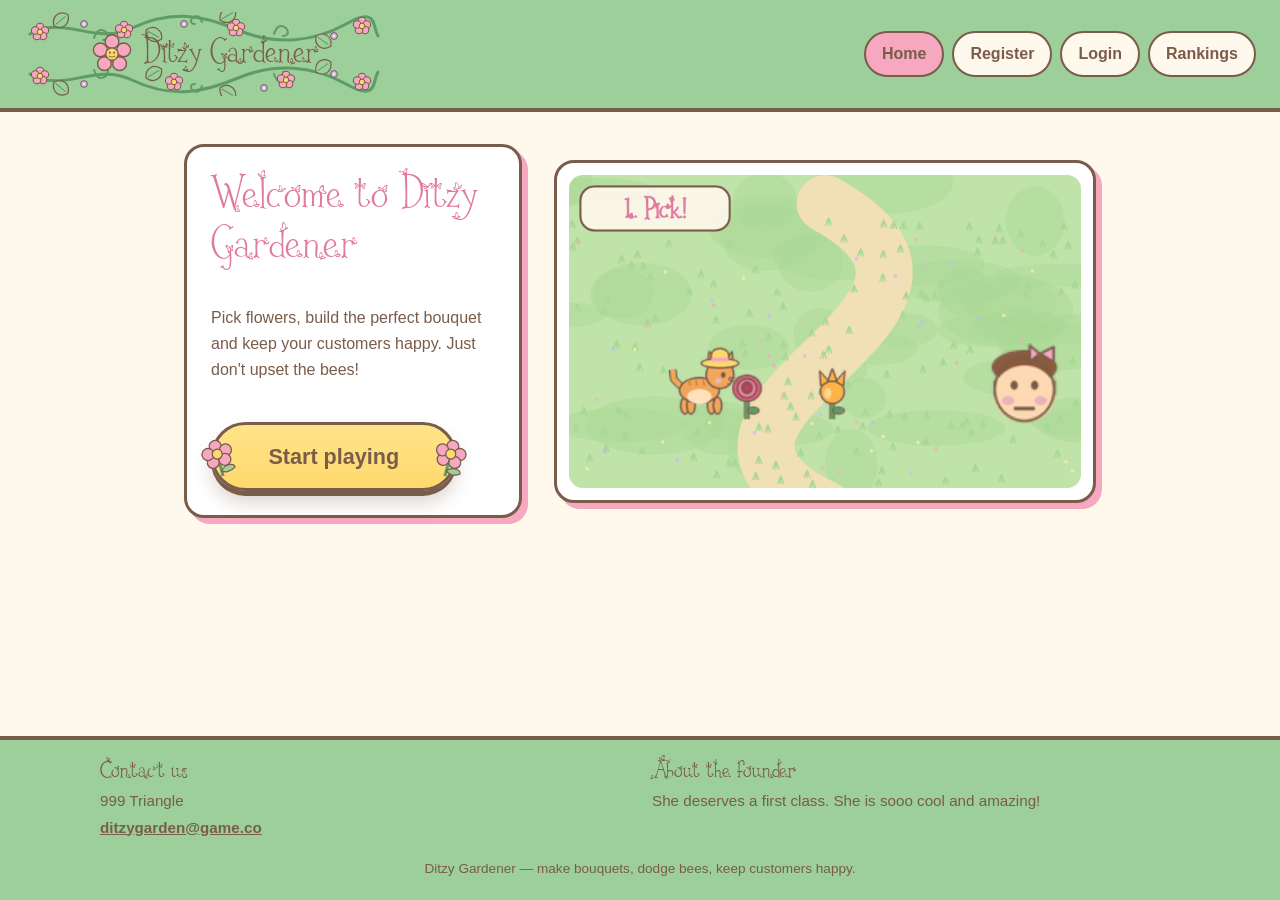
<file: index.html>
<!DOCTYPE html>
<html lang="en">
<head>
  <meta charset="UTF-8">
  <meta name="viewport" content="width=device-width, initial-scale=1.0">
  <title>Home | Ditzy Gardener</title>
  <link rel="stylesheet" href="css/style.css">
</head>
<body>
  <!-- Header and navigation bar (the same on every page) -->
  <header class="site-header">
    <a class="brand" href="index.html" aria-label="Ditzy Gardener home">
      <img src="images/logo.svg" alt="">
      <span class="brand-text">Ditzy Gardener</span>
    </a>
    <nav aria-label="Main navigation">
      <ul class="nav-list">
        <li><a href="index.html">Home</a></li>
        <li><a href="register.html">Register</a></li>
        <li><a href="login.html">Login</a></li>
        <li><a href="rankings.html">Rankings</a></li>
      </ul>
    </nav>
  </header>

  <!-- Main content -->
  <main>
    <!-- Welcome card (floats on the left) and the animated story (on the right) -->
    <div class="home-hero">
      <section class="card hero-card floating">
        <h1>Welcome to Ditzy Gardener</h1>
        <p>Pick flowers, build the perfect bouquet and keep your customers happy.
           Just don't upset the bees!</p>
        <a class="button button-play" href="game.html">Start playing</a>
      </section>

      <section class="card home-scene" aria-label="A short animation of the game">
        <canvas id="home-canvas" width="720" height="440">
          An animation of the cat gardener picking flowers, dodging a bee and delighting a customer.
        </canvas>
      </section>
    </div>
  </main>

  <!-- Footer (the same on every page) -->
  <footer class="site-footer">
    <div class="footer-grid">
      <section>
        <h2>Contact us</h2>
        <p>999 Triangle</p>
        <p><a href="mailto:ditzygarden@game.co">ditzygarden@game.co</a></p>
      </section>
      <section>
        <h2>About the founder</h2>
        <p>She deserves a first class. She is sooo cool and amazing!</p>
      </section>
    </div>
    <p class="footer-note">Ditzy Gardener &mdash; make bouquets, dodge bees, keep customers happy.</p>
  </footer>

  <script type="module" src="js/main.js"></script>
  <script type="module" src="js/home.js"></script>
</body>
</html>
</file>
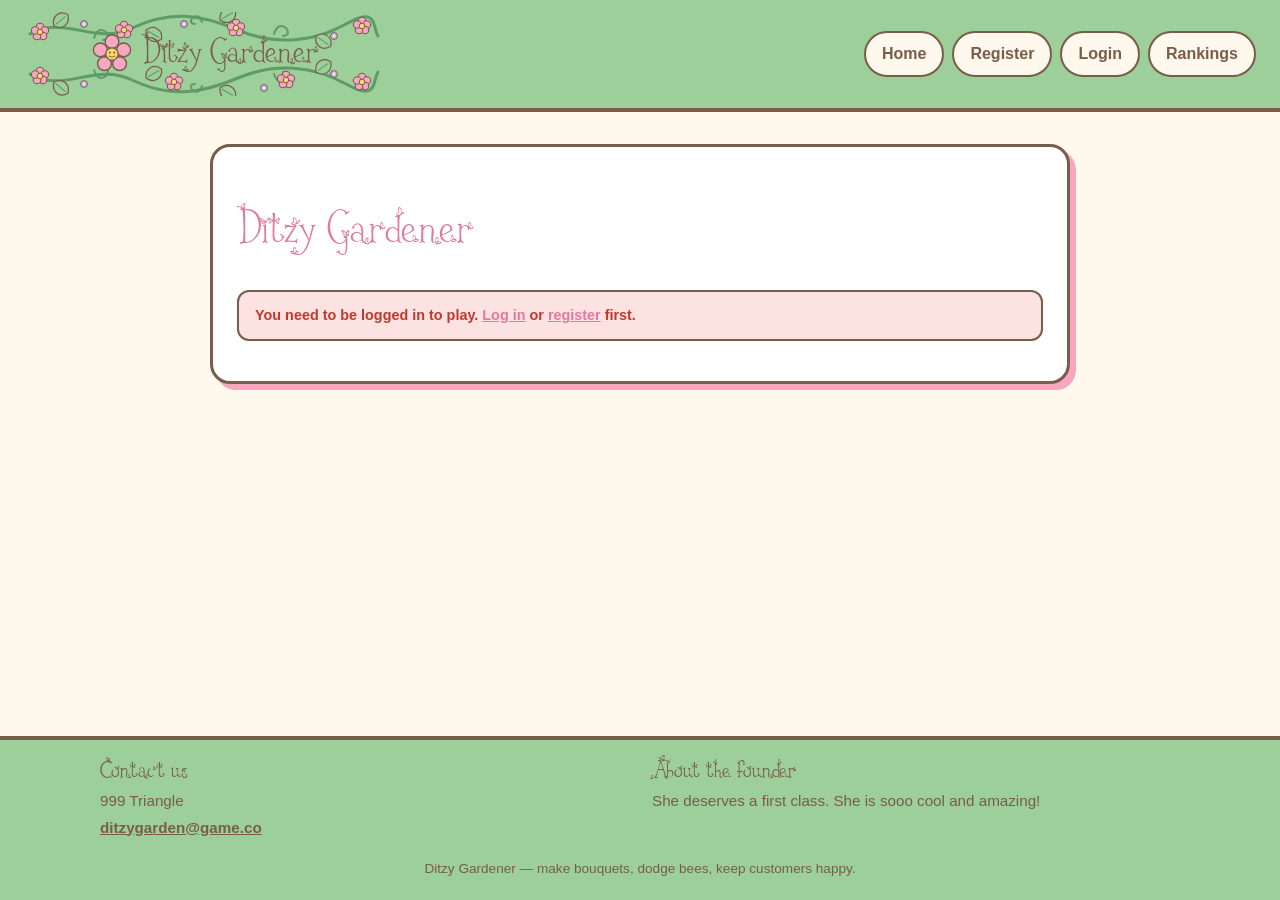
<file: game.html>
<!DOCTYPE html>
<html lang="en">
<head>
  <meta charset="UTF-8">
  <meta name="viewport" content="width=device-width, initial-scale=1.0">
  <title>Play | Ditzy Gardener</title>
  <link rel="stylesheet" href="css/style.css">
</head>
<body>
  <!-- Header and navigation bar (the same on every page) -->
  <header class="site-header">
    <a class="brand" href="index.html" aria-label="Ditzy Gardener home">
      <img src="images/logo.svg" alt="">
      <span class="brand-text">Ditzy Gardener</span>
    </a>
    <nav aria-label="Main navigation">
      <ul class="nav-list">
        <li><a href="index.html">Home</a></li>
        <li><a href="register.html">Register</a></li>
        <li><a href="login.html">Login</a></li>
        <li><a href="rankings.html">Rankings</a></li>
      </ul>
    </nav>
  </header>

  <!-- Main content -->
  <main>
    <!-- The game -->
    <section class="card game-card">
      <h1>Ditzy Gardener</h1>

      <p class="form-message error hidden" id="login-warning">
        You need to be logged in to play.
        <a href="login.html">Log in</a> or <a href="register.html">register</a> first.
      </p>

      <div id="game-area" class="hidden">
        <div class="game-stage">
          <canvas id="game-canvas" width="800" height="520">
            Your browser does not support the canvas element, which this game needs.
          </canvas>

          <!-- Pop-up notifications appear here while you play -->
          <div class="game-toasts" id="game-toasts" aria-live="polite"></div>

          <div class="game-overlay" id="game-overlay">
            <h2 id="overlay-title">Ready to garden?</h2>
            <p id="overlay-text">Make bouquets for your customers and keep away from the bees!</p>
            <p id="overlay-best"></p>
            <button class="button" id="start-button" type="button">Start game</button>
            <a class="overlay-link hidden" id="overlay-rankings" href="rankings.html">See the rankings</a>
          </div>
        </div>

        <p class="game-message" id="game-message" aria-live="polite">Pick flowers to match the customer's order.</p>

        <div class="game-help">
          <button class="button small" id="mute-button" type="button">Sound: on</button>
          <ul>
            <li><strong>Move:</strong> arrow keys or W A S D</li>
            <li><strong>Pick flowers</strong> by walking into them. Fill the order before the patience bar runs out.</li>
            <li><strong>Bees</strong> sting! You lose a heart and a flower, and left and right swap for a few seconds.</li>
            <li><strong>Butterfly</strong> makes extra flowers bloom. <strong>Ladybug</strong> blocks the next sting.</li>
          </ul>
        </div>
      </div>
    </section>
  </main>

  <!-- Footer (the same on every page) -->
  <footer class="site-footer">
    <div class="footer-grid">
      <section>
        <h2>Contact us</h2>
        <p>999 Triangle</p>
        <p><a href="mailto:ditzygarden@game.co">ditzygarden@game.co</a></p>
      </section>
      <section>
        <h2>About the founder</h2>
        <p>She deserves a first class. She is sooo cool and amazing!</p>
      </section>
    </div>
    <p class="footer-note">Ditzy Gardener &mdash; make bouquets, dodge bees, keep customers happy.</p>
  </footer>

  <script type="module" src="js/main.js"></script>
  <script type="module" src="js/play.js"></script>
</body>
</html>
</file>
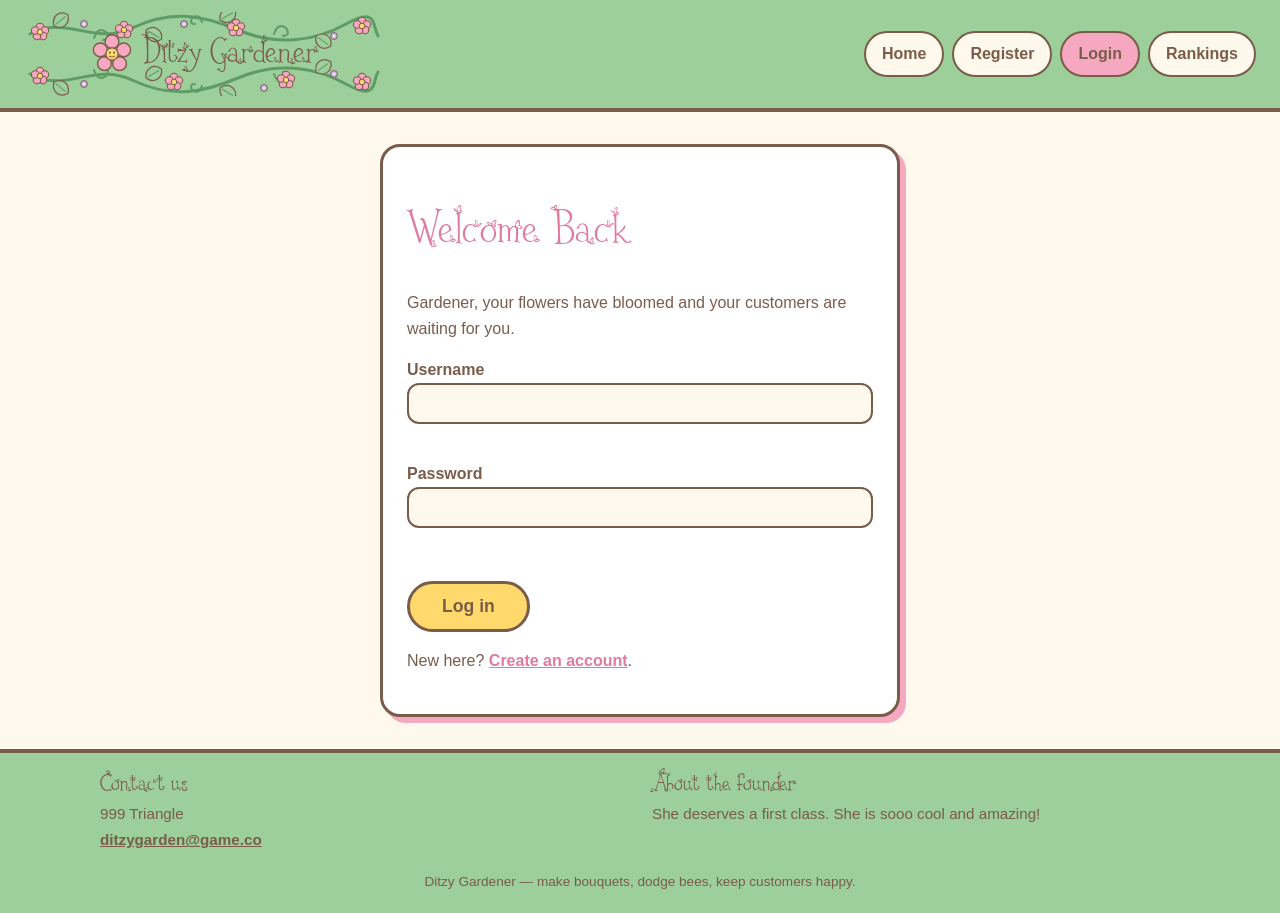
<file: login.html>
<!DOCTYPE html>
<html lang="en">
<head>
  <meta charset="UTF-8">
  <meta name="viewport" content="width=device-width, initial-scale=1.0">
  <title>Login | Ditzy Gardener</title>
  <link rel="stylesheet" href="css/style.css">
</head>
<body>
  <!-- Header and navigation bar (the same on every page) -->
  <header class="site-header">
    <a class="brand" href="index.html" aria-label="Ditzy Gardener home">
      <img src="images/logo.svg" alt="">
      <span class="brand-text">Ditzy Gardener</span>
    </a>
    <nav aria-label="Main navigation">
      <ul class="nav-list">
        <li><a href="index.html">Home</a></li>
        <li><a href="register.html">Register</a></li>
        <li><a href="login.html">Login</a></li>
        <li><a href="rankings.html">Rankings</a></li>
      </ul>
    </nav>
  </header>

  <!-- Main content -->
  <main>
    <!-- Login form -->
    <section class="card form-card">
      <h1>Welcome Back</h1>
      <p>Gardener, your flowers have bloomed and your customers are waiting for you.</p>
      <p class="form-message" id="form-message" role="alert"></p>
      <form id="login-form" novalidate>
      <div class="field">
        <label for="username">Username</label>
        <input type="text" id="username" name="username" autocomplete="off">
        <p class="error" id="username-error"></p>
      </div>
      <div class="field">
        <label for="password">Password</label>
        <input type="password" id="password" name="password" autocomplete="off">
        <p class="error" id="password-error"></p>
      </div>
        <button class="button" type="submit">Log in</button>
      </form>
      <p>New here? <a href="register.html">Create an account</a>.</p>
    </section>
  </main>

  <!-- Footer (the same on every page) -->
  <footer class="site-footer">
    <div class="footer-grid">
      <section>
        <h2>Contact us</h2>
        <p>999 Triangle</p>
        <p><a href="mailto:ditzygarden@game.co">ditzygarden@game.co</a></p>
      </section>
      <section>
        <h2>About the founder</h2>
        <p>She deserves a first class. She is sooo cool and amazing!</p>
      </section>
    </div>
    <p class="footer-note">Ditzy Gardener &mdash; make bouquets, dodge bees, keep customers happy.</p>
  </footer>

  <script type="module" src="js/main.js"></script>
  <script type="module" src="js/login.js"></script>
</body>
</html>
</file>
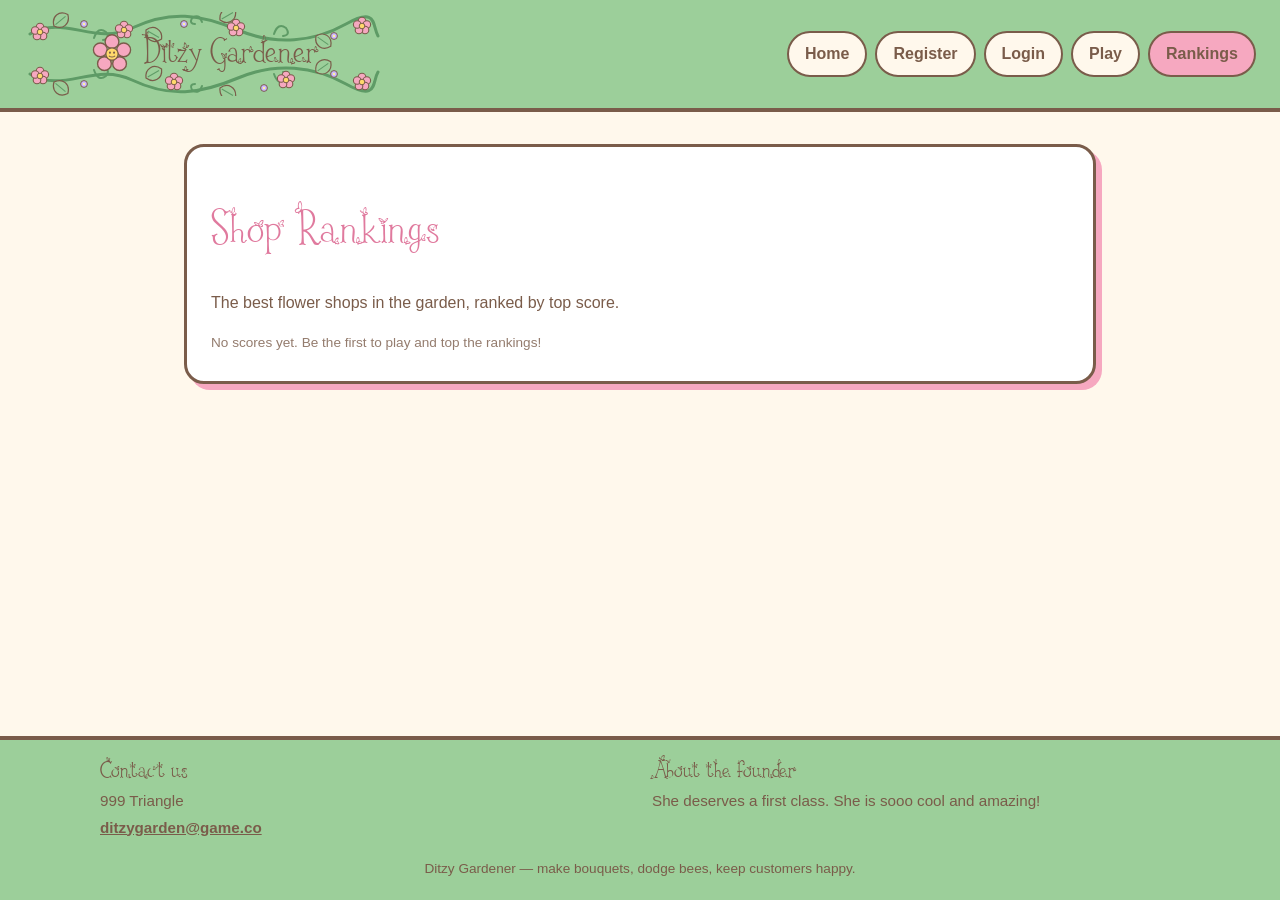
<file: rankings.html>
<!DOCTYPE html>
<html lang="en">
<head>
  <meta charset="UTF-8">
  <meta name="viewport" content="width=device-width, initial-scale=1.0">
  <title>Rankings | Ditzy Gardener</title>
  <link rel="stylesheet" href="css/style.css">
</head>
<body>
  <!-- Header and navigation bar (the same on every page) -->
  <header class="site-header">
    <a class="brand" href="index.html" aria-label="Ditzy Gardener home">
      <img src="images/logo.svg" alt="">
      <span class="brand-text">Ditzy Gardener</span>
    </a>
    <nav aria-label="Main navigation">
      <ul class="nav-list">
        <li><a href="index.html">Home</a></li>
        <li><a href="register.html">Register</a></li>
        <li><a href="login.html">Login</a></li>
        <li><a href="game.html">Play</a></li>
        <li><a href="rankings.html">Rankings</a></li>
      </ul>
    </nav>
  </header>
 
  <!-- Main content -->
  <main>
    <!-- Rankings table -->
    <section class="card">
      <h1>Shop Rankings</h1>
      <p>The best flower shops in the garden, ranked by top score.</p>
      <p class="hint" id="rank-empty"></p>
      <table class="rank-table" id="rank-table">
        <thead>
          <tr>
            <th scope="col">Rank</th>
            <th scope="col">Shop name</th>
            <th scope="col">Owner</th>
            <th scope="col">Top score</th>
            <th scope="col">Best shop rating</th>
          </tr>
        </thead>
        <tbody id="rank-body"></tbody>
      </table>
    </section>
  </main>
 
  <!-- Footer (the same on every page) -->
  <footer class="site-footer">
    <div class="footer-grid">
      <section>
        <h2>Contact us</h2>
        <p>999 Triangle</p>
        <p><a href="mailto:ditzygarden@game.co">ditzygarden@game.co</a></p>
      </section>
      <section>
        <h2>About the founder</h2>
        <p>She deserves a first class. She is sooo cool and amazing!</p>
      </section>
    </div>
    <p class="footer-note">Ditzy Gardener &mdash; make bouquets, dodge bees, keep customers happy.</p>
  </footer>
 
  <script type="module" src="js/main.js"></script>
  <script type="module" src="js/rankings.js"></script>
</body>
</html>
</file>
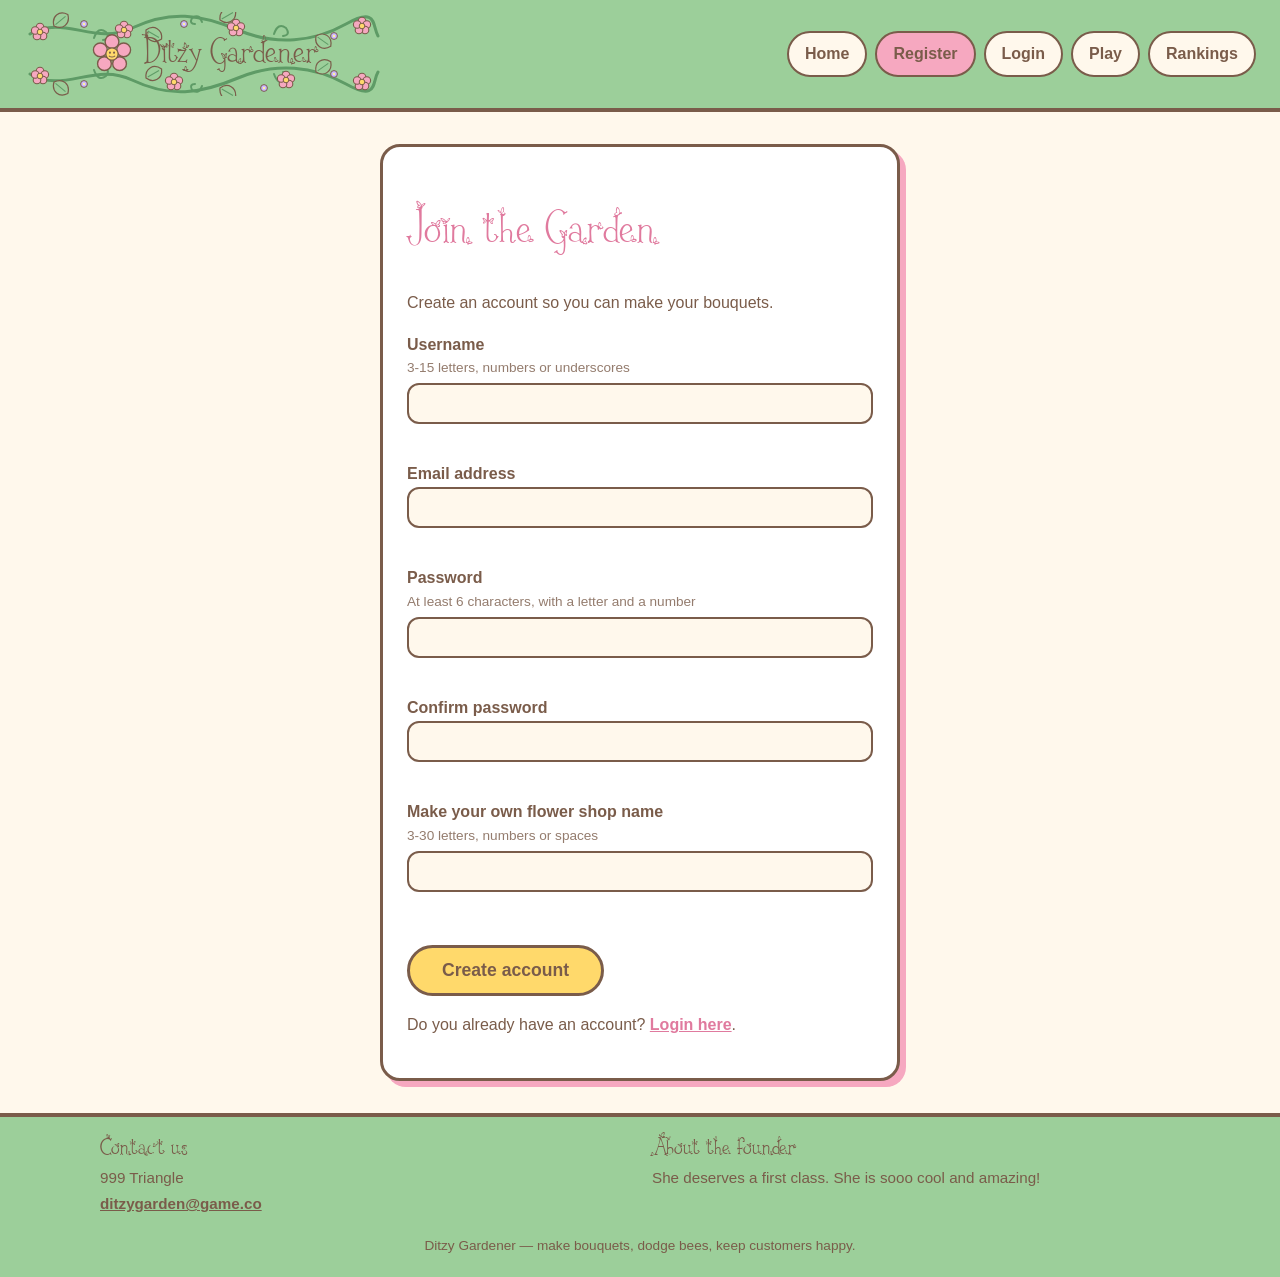
<file: register.html>
<!DOCTYPE html>
<html lang="en">
<head>
  <meta charset="UTF-8">
  <meta name="viewport" content="width=device-width, initial-scale=1.0">
  <title>Register | Ditzy Gardener</title>
  <link rel="stylesheet" href="css/style.css">
</head>
<body>
  <header class="site-header">
    <a class="brand" href="index.html">
      <img src="images/logo.svg" alt="Ditzy Gardener flower logo">
      Ditzy Gardener
    </a>
    <nav aria-label="Main navigation">
      <ul class="nav-list">
        <li><a href="index.html">Home</a></li>
        <li><a href="register.html">Register</a></li>
        <li><a href="login.html">Login</a></li>
        <li><a href="game.html">Play</a></li>
        <li><a href="rankings.html">Rankings</a></li>
      </ul>
    </nav>
  </header>

  <main>
    <section class="card form-card">
      <h1>Join the Garden</h1>
      <p>Create an account so you can make your bouquets.</p>
      <p class="form-message" id="form-message" role="alert"></p>
      <form id="register-form" novalidate>
      <div class="field">
        <label for="username">Username</label>
        <p class="hint">3-15 letters, numbers or underscores</p>
        <input type="text" id="username" name="username" autocomplete="off">
        <p class="error" id="username-error"></p>
      </div>
      <div class="field">
        <label for="email">Email address</label>
        <input type="text" id="email" name="email" autocomplete="off">
        <p class="error" id="email-error"></p>
      </div>
      <div class="field">
        <label for="password">Password</label>
        <p class="hint">At least 6 characters, with a letter and a number</p>
        <input type="password" id="password" name="password" autocomplete="off">
        <p class="error" id="password-error"></p>
      </div>
      <div class="field">
        <label for="confirmPassword">Confirm password</label>
        <input type="password" id="confirmPassword" name="confirmPassword" autocomplete="off">
        <p class="error" id="confirmPassword-error"></p>
      </div>
      <div class="field">
        <label for="shopName">Make your own flower shop name</label>
        <p class="hint">3-30 letters, numbers or spaces</p>
        <input type="text" id="shopName" name="shopName" autocomplete="off">
        <p class="error" id="shopName-error"></p>
      </div>
        <button class="button" type="submit">Create account</button>
      </form>
      <p>Do you already have an account? <a href="login.html">Login here</a>.</p>
    </section>
  </main>

  <footer class="site-footer">
    <div class="footer-grid">
      <section>
        <h2>Contact us</h2>
        <p>999 Triangle</p>
        <p><a href="mailto:ditzygarden@game.co">ditzygarden@game.co</a></p>
      </section>
      <section>
        <h2>About the founder</h2>
        <p>She deserves a first class. She is sooo cool and amazing!</p>
      </section>
    </div>
    <p class="footer-note">Ditzy Gardener &mdash; make bouquets, dodge bees, keep customers happy.</p>
  </footer>

  <script type="module" src="js/main.js"></script>
  <script type="module" src="js/register.js"></script>
</body>
</html>
</file>
<file: css/style.css>
/* custom font */
@font-face {
  font-family: "ButterflyFont";
  src: url("../fonts/butterfly.ttf") format("truetype");
  font-display: swap;
}

/* 2. Colour palette (change colours here only) */
:root {
  --cream: #fff8ec;
  --pink: #f6a8c0;
  --pink-dark: #e07a9e;
  --green: #9ccf9a;
  --green-dark: #5e9b66;
  --yellow: #ffd96b;
  --brown: #7a5c4a;
  --white: #ffffff;
}

/* Base styles */
* {
  box-sizing: border-box;
}

body {
  margin: 0;
  min-height: 100vh;
  display: flex;
  flex-direction: column;
  background-color: var(--cream);
  color: var(--brown);
  font-family: "Trebuchet MS", Verdana, sans-serif;
  line-height: 1.6;
}

h1,
h2,
h3 {
  font-family: "ButterflyFont", "Comic Sans MS", cursive;
  color: var(--pink-dark);
  font-weight: normal;
  line-height: 1.2;
}

h1 {
  font-size: 2.6rem;
}

/* Header and navigation bar */
.site-header {
  background-color: var(--green);
  border-bottom: 4px solid var(--brown);
  padding: 0.75rem 1.5rem;
  display: flex;
  flex-wrap: wrap;
  align-items: center;
  justify-content: space-between;
  gap: 0.75rem;
}

.brand {
  display: flex;
  align-items: center;
  justify-content: center;
  gap: 0.5rem;
  width: 360px;
  max-width: 100%;
  height: 84px;
  padding: 0 1.2rem;
  background: url("../images/logo-vines.svg") no-repeat center / 100% 100%;
  color: var(--brown);
  text-decoration: none;
  font-family: "ButterflyFont", "Comic Sans MS", cursive;
  font-size: 2rem;
}

.brand img {
  width: 44px;
  height: 44px;
}

.brand:hover .brand-text,
.brand:focus .brand-text {
  color: var(--pink-dark);
}

.nav-list {
  display: flex;
  flex-wrap: wrap;
  gap: 0.5rem;
  margin: 0;
  padding: 0;
  list-style: none;
}

.nav-list a {
  display: block;
  padding: 0.5rem 1rem;
  border: 2px solid var(--brown);
  border-radius: 999px;
  background-color: var(--cream);
  color: var(--brown);
  text-decoration: none;
  font-weight: bold;
}

.nav-list a:hover,
.nav-list a:focus {
  background-color: var(--yellow);
}

/* JavaScript adds this class to the link of the page you are on */
.nav-list a.active {
  background-color: var(--pink);
}

/* Main content */
main {
  flex: 1;
  width: 100%;
  max-width: 960px;
  margin: 0 auto;
  padding: 2rem 1.5rem;
}

.card {
  background-color: var(--white);
  border: 3px solid var(--brown);
  border-radius: 20px;
  padding: 1.5rem;
  box-shadow: 6px 6px 0 var(--pink);
}

.hero {
  text-align: center;
}

.button {
  display: inline-block;
  margin-top: 1rem;
  padding: 0.75rem 2rem;
  border: 3px solid var(--brown);
  border-radius: 999px;
  background-color: var(--yellow);
  color: var(--brown);
  font-size: 1.1rem;
  font-weight: bold;
  text-decoration: none;
  cursor: pointer;
}

.button:hover,
.button:focus {
  background-color: var(--pink);
}

/* Footer */
.site-footer {
  background-color: var(--green);
  border-top: 4px solid var(--brown);
  padding: 1.25rem 1.5rem;
  font-size: 0.95rem;
}

.footer-grid {
  display: grid;
  grid-template-columns: repeat(auto-fit, minmax(220px, 1fr));
  gap: 1.5rem;
  max-width: 1080px;
  margin: 0 auto;
}

.footer-grid h2 {
  margin: 0 0 0.25rem;
  color: var(--brown);
  font-size: 1.3rem;
}

.footer-grid p {
  margin: 0.15rem 0;
}

.footer-grid a {
  color: var(--brown);
  font-weight: bold;
}

.footer-note {
  margin: 1rem 0 0;
  text-align: center;
  font-size: 0.85rem;
}

/*  Small screens */
@media (max-width: 600px) {
  .site-header {
    justify-content: center;
  }

  h1 {
    font-size: 2rem;
  }
}

/* Home page feature cards  */
.home-hero {
  display: grid;
  grid-template-columns: minmax(260px, 1fr) minmax(320px, 1.6fr);
  gap: 2rem;
  align-items: center;
}

.hero-card {
  text-align: left;
}

.hero-card h1 {
  margin-top: 0;
}

/* The welcome card gently bobs up and down */
.floating {
  animation: float 4s ease-in-out infinite;
}

@keyframes float {
  0%,
  100% {
    transform: translateY(0);
  }
  50% {
    transform: translateY(-14px);
  }
}

.home-scene {
  padding: 0.75rem;
}

.home-scene canvas {
  display: block;
  width: 100%;
  height: auto;
  border-radius: 14px;
}

/* "Start playing" button */
.button-play {
  position: relative;
  margin-top: 1.5rem;
  padding: 0.9rem 3.4rem;
  background: linear-gradient(#ffe48a, #ffd96b);
  font-size: 1.35rem;
  box-shadow: 0 5px 0 var(--brown), 0 12px 18px rgba(122, 92, 74, 0.25);
  animation: pulse 2.4s ease-in-out infinite;
}

.button-play::before,
.button-play::after {
  content: "";
  position: absolute;
  top: 50%;
  width: 40px;
  height: 40px;
  margin-top: -20px;
  background: url("../images/flower-small.svg") no-repeat center / contain;
}

.button-play::before {
  left: -16px;
  transform: rotate(-15deg);
}

.button-play::after {
  right: -16px;
  transform: rotate(15deg);
}

.button-play:hover,
.button-play:focus {
  background: linear-gradient(#ffc2d6, #f6a8c0);
  transform: translateY(-3px) rotate(-1deg);
}

@keyframes pulse {
  0%,
  100% {
    transform: scale(1);
  }
  50% {
    transform: scale(1.05);
  }
}

/* Register and login */
.form-card {
  max-width: 520px;
  margin: 0 auto;
}

.field {
  margin-bottom: 1rem;
}

.field label {
  display: block;
  font-weight: bold;
}

.field input {
  width: 100%;
  padding: 0.6rem 0.8rem;
  border: 2px solid var(--brown);
  border-radius: 12px;
  background-color: var(--cream);
  color: var(--brown);
  font-size: 1rem;
}

.field input:focus {
  outline: 3px solid var(--yellow);
}

.hint {
  margin: 0 0 0.25rem;
  font-size: 0.85rem;
  opacity: 0.8;
}

/* Red message under a field when validation fails */
.error {
  min-height: 1.2em;
  margin: 0.25rem 0 0;
  color: #c0392b;
  font-size: 0.9rem;
  font-weight: bold;
}

.form-message {
  margin: 0;
  border-radius: 12px;
}

.form-message.error,
.form-message.success {
  margin-bottom: 1rem;
  padding: 0.75rem 1rem;
  border: 2px solid var(--brown);
}

.form-message.error {
  background-color: #fde2e2;
}

.form-message.success {
  background-color: #dff3dc;
  color: var(--green-dark);
}

/* 10. Logged-in status in the nav bar */
.nav-greeting {
  align-self: center;
  font-weight: bold;
}

.nav-logout {
  padding: 0.5rem 1rem;
  border: 2px solid var(--brown);
  border-radius: 999px;
  background-color: var(--yellow);
  color: var(--brown);
  font-family: inherit;
  font-size: 1rem;
  font-weight: bold;
  cursor: pointer;
}

.nav-logout:hover,
.nav-logout:focus {
  background-color: var(--pink);
}

/* Links inside page text */
main p a {
  color: var(--pink-dark);
  font-weight: bold;
}

/* Utility */
.hidden {
  display: none !important; /* !important so it always beats other display rules */
}

/* Game page  */
.game-card {
  max-width: 860px;
  margin: 0 auto;
}

/* The stage holds the canvas with the start/results overlay on top of it */
.game-stage {
  position: relative;
  width: 100%;
  max-width: 800px;
  margin: 0 auto;
  border: 4px solid var(--brown);
  border-radius: 16px;
  overflow: hidden;
  background-color: var(--green);
}

.game-stage canvas {
  display: block;
  width: 100%;
  height: auto;
}

.game-overlay {
  position: absolute;
  top: 0;
  right: 0;
  bottom: 0;
  left: 0;
  display: flex;
  flex-direction: column;
  align-items: center;
  justify-content: center;
  padding: 1rem;
  background-color: rgba(255, 248, 236, 0.93);
  text-align: center;
}

.game-overlay h2 {
  margin: 0 0 0.5rem;
  font-size: 2rem;
}

.game-overlay p {
  margin: 0.25rem 0;
}

.overlay-link {
  margin-top: 0.75rem;
  color: var(--pink-dark);
  font-weight: bold;
}

/* The funny message line under the canvas */
.game-message {
  margin: 1rem auto;
  padding: 0.75rem 1rem;
  max-width: 800px;
  border: 2px solid var(--brown);
  border-radius: 999px;
  background-color: var(--cream);
  text-align: center;
  font-weight: bold;
}

.game-help {
  max-width: 800px;
  margin: 0 auto;
}

.game-help ul {
  padding-left: 1.2rem;
}

.button.small {
  margin-top: 0;
  padding: 0.35rem 1.1rem;
  font-size: 0.95rem;
}

/* Rankings table */
.rank-table {
  width: 100%;
  border-collapse: collapse;
}

.rank-table th,
.rank-table td {
  padding: 0.6rem 0.8rem;
  border-bottom: 2px solid var(--cream);
  text-align: left;
}

.rank-table th {
  background-color: var(--green);
  font-family: "ButterflyFont", "Comic Sans MS", cursive;
  font-weight: normal;
}

.rank-table tbody tr:nth-child(odd) {
  background-color: #fffaf2;
}

.rank-table tbody tr:first-child td:first-child {
  font-weight: bold;
  color: var(--pink-dark);
}

/* The row of the logged-in player */
.rank-table .rank-you {
  background-color: var(--yellow);
  font-weight: bold;
}

/* Pop-up notifications inside the game */
.game-toasts {
  position: absolute;
  top: calc(12.5% + 10px);
  left: 50%;
  z-index: 2;
  display: flex;
  flex-direction: column;
  align-items: center;
  gap: 0.4rem;
  width: 90%;
  transform: translateX(-50%);
  pointer-events: none;
}

.toast {
  margin: 0;
  padding: 0.5rem 1.4rem;
  border: 3px solid var(--brown);
  border-radius: 999px;
  background-color: var(--cream);
  box-shadow: 0 4px 0 rgba(122, 92, 74, 0.35);
  font-weight: bold;
  text-align: center;
  animation: toast-in 0.25s ease-out;
}

.toast.good {
  background-color: #dff3dc;
  color: #2f7a3d;
}

.toast.warn {
  background-color: #fde2e2;
  color: #a8322a;
}

@keyframes toast-in {
  from {
    opacity: 0;
    transform: translateY(-12px) scale(0.9);
  }
  to {
    opacity: 1;
    transform: translateY(0) scale(1);
  }
}
</file>
